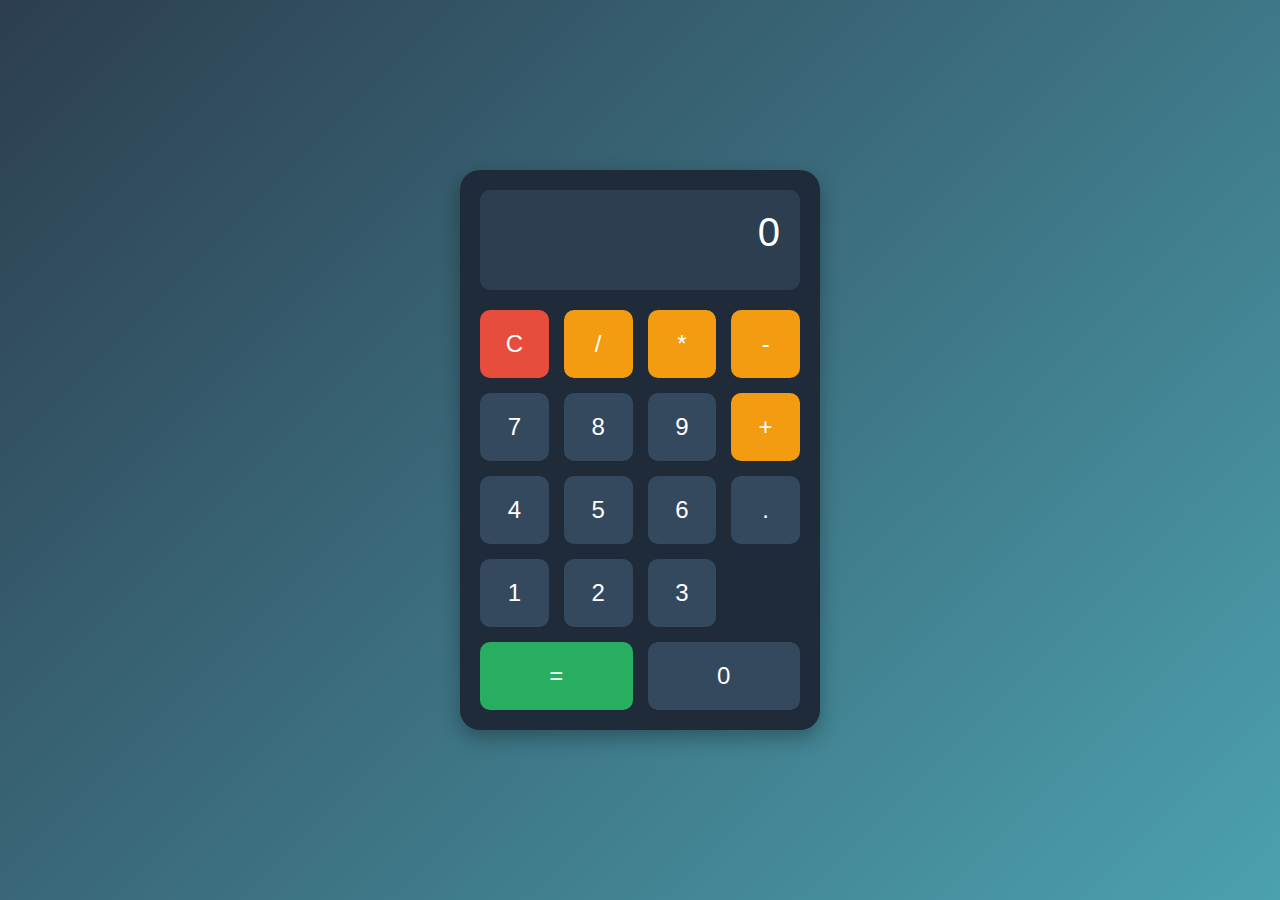
<file: INDEX.html>
﻿<!DOCTYPE html>
<html lang="en">
<head>
    <meta charset="UTF-8" />
    <meta name="viewport" content="width=device-width, initial-scale=1.0" />
    <title>Modern Calculator</title>
    <style>
        body {
            margin: 0;
            background: linear-gradient(135deg, #2c3e50, #4ca1af);
            display: flex;
            justify-content: center;
            align-items: center;
            height: 100vh;
            font-family: 'Segoe UI', sans-serif;
        }

        .calculator {
            background-color: #1f2b38;
            border-radius: 20px;
            box-shadow: 0 8px 20px rgba(0,0,0,0.3);
            padding: 20px;
            width: 320px;
        }

        .display {
            background-color: #2c3e50;
            color: #fff;
            font-size: 2.5rem;
            text-align: right;
            padding: 20px;
            border-radius: 10px;
            margin-bottom: 20px;
            word-wrap: break-word;
            min-height: 60px;
        }

        .buttons {
            display: grid;
            grid-template-columns: repeat(4, 1fr);
            gap: 15px;
        }

        button {
            font-size: 1.5rem;
            padding: 20px;
            border: none;
            border-radius: 10px;
            background-color: #34495e;
            color: white;
            transition: background-color 0.2s, transform 0.1s;
            cursor: pointer;
        }

            button:hover {
                background-color: #3d5a73;
            }

            button:active {
                transform: scale(0.95);
            }

        .operator {
            background-color: #f39c12;
        }

            .operator:hover {
                background-color: #e67e22;
            }

        .equal {
            background-color: #27ae60;
            grid-column: span 2;
        }

            .equal:hover {
                background-color: #2ecc71;
            }

        .clear {
            background-color: #e74c3c;
        }

            .clear:hover {
                background-color: #c0392b;
            }
    </style>
</head>
<body>
    <div class="calculator">
        <div class="display" id="display">0</div>
        <div class="buttons">
            <button class="clear">C</button>
            <button class="operator">/</button>
            <button class="operator">*</button>
            <button class="operator">-</button>

            <button>7</button>
            <button>8</button>
            <button>9</button>
            <button class="operator">+</button>

            <button>4</button>
            <button>5</button>
            <button>6</button>
            <button>.</button>

            <button>1</button>
            <button>2</button>
            <button>3</button>
            <button class="equal">=</button>

            <button style="grid-column: span 2;">0</button>
        </div>
    </div>

    <script>
    const display = document.getElementById('display');
    const buttons = document.querySelectorAll('button');

    let currentInput = '';
    let resetDisplay = false;

    buttons.forEach(button => {
      button.addEventListener('click', () => {
        const value = button.textContent;

        if (button.classList.contains('clear')) {
          currentInput = '';
          display.textContent = '0';
        } else if (value === '=') {
          try {
            currentInput = eval(currentInput).toString();
            display.textContent = currentInput;
            resetDisplay = true;
          } catch {
            display.textContent = 'Error';
            currentInput = '';
          }
        } else {
          if (resetDisplay && !isNaN(value)) {
            currentInput = value;
            resetDisplay = false;
          } else {
            currentInput += value;
          }
          display.textContent = currentInput;
        }
      });
    });

    // Optional: Keyboard support
    window.addEventListener('keydown', (e) => {
      const key = e.key;
      const validKeys = '0123456789+-*/.=';
      if (validKeys.includes(key)) {
        if (key === '=') {
          document.querySelector('.equal').click();
        } else {
          document.querySelector(`button:contains('${key}')`)?.click();
          currentInput += key;
          display.textContent = currentInput;
        }
      } else if (key === 'Enter') {
        document.querySelector('.equal').click();
      } else if (key === 'Backspace') {
        currentInput = currentInput.slice(0, -1);
        display.textContent = currentInput || '0';
      } else if (key === 'c' || key === 'C') {
        document.querySelector('.clear').click();
      }
    });
    </script>
</body>
</html>
</file>
